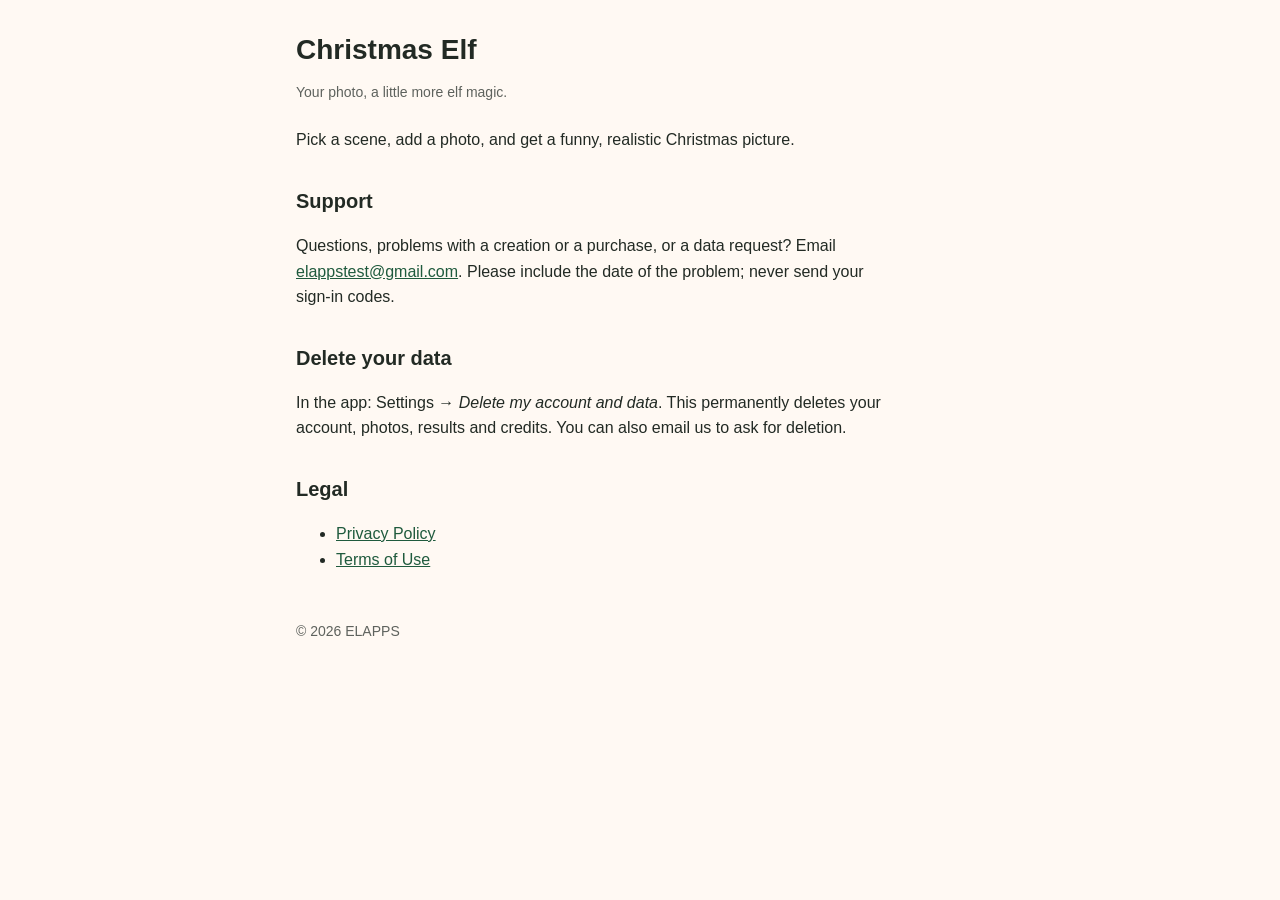
<file: index.html>
<!doctype html>
<html lang="en">
<head>
<meta charset="utf-8">
<meta name="viewport" content="width=device-width, initial-scale=1">
<title>Christmas Elf</title>
<link rel="stylesheet" href="style.css">
</head>
<body>
<main>
<header>
  <h1>Christmas Elf</h1>
  <p class="meta">Your photo, a little more elf magic.</p>
</header>
<p>Pick a scene, add a photo, and get a funny, realistic Christmas picture.</p>

<h2>Support</h2>
<p>Questions, problems with a creation or a purchase, or a data request? Email <a href="mailto:elappstest@gmail.com">elappstest@gmail.com</a>. Please include the date of the problem; never send your sign-in codes.</p>

<h2>Delete your data</h2>
<p>In the app: Settings → <em>Delete my account and data</em>. This permanently deletes your account, photos, results and credits. You can also email us to ask for deletion.</p>

<h2>Legal</h2>
<ul>
  <li><a href="privacy.html">Privacy Policy</a></li>
  <li><a href="terms.html">Terms of Use</a></li>
</ul>

<footer>© 2026 ELAPPS</footer>
</main>
</body>
</html>
</file>
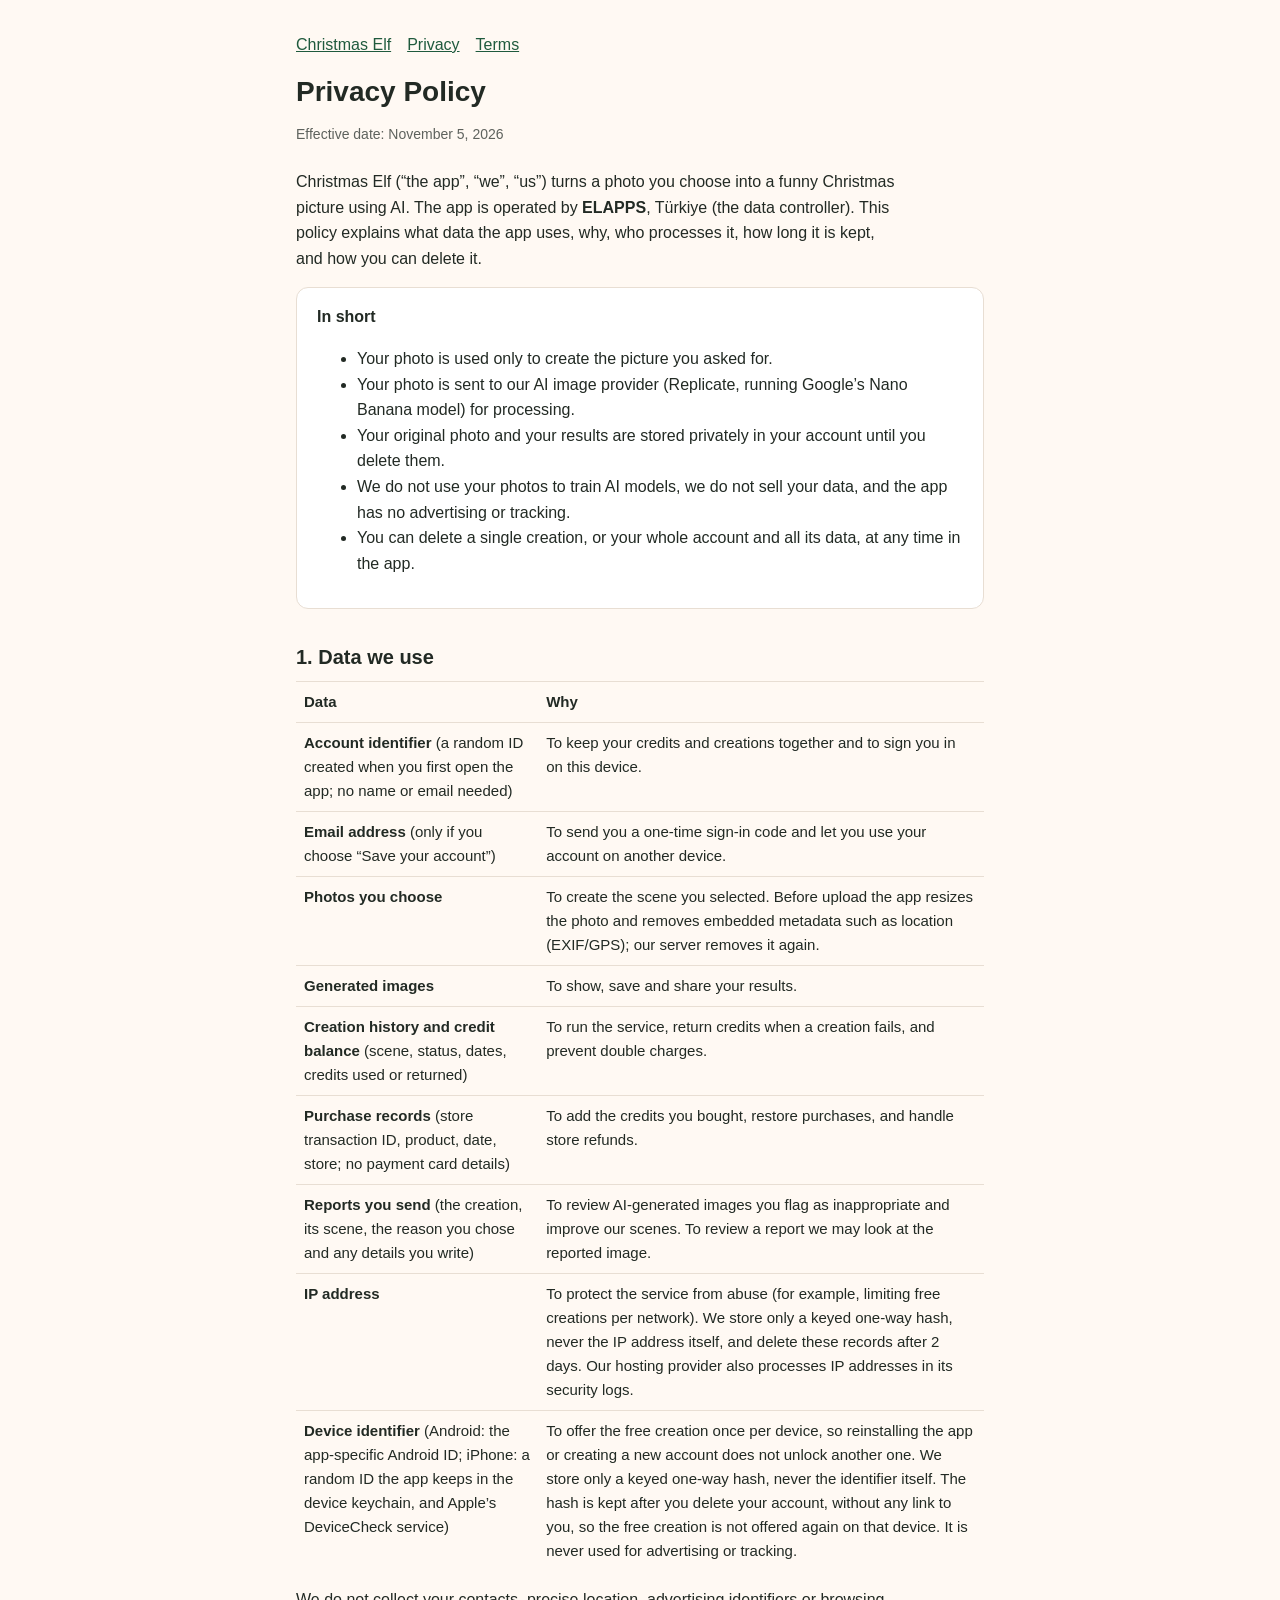
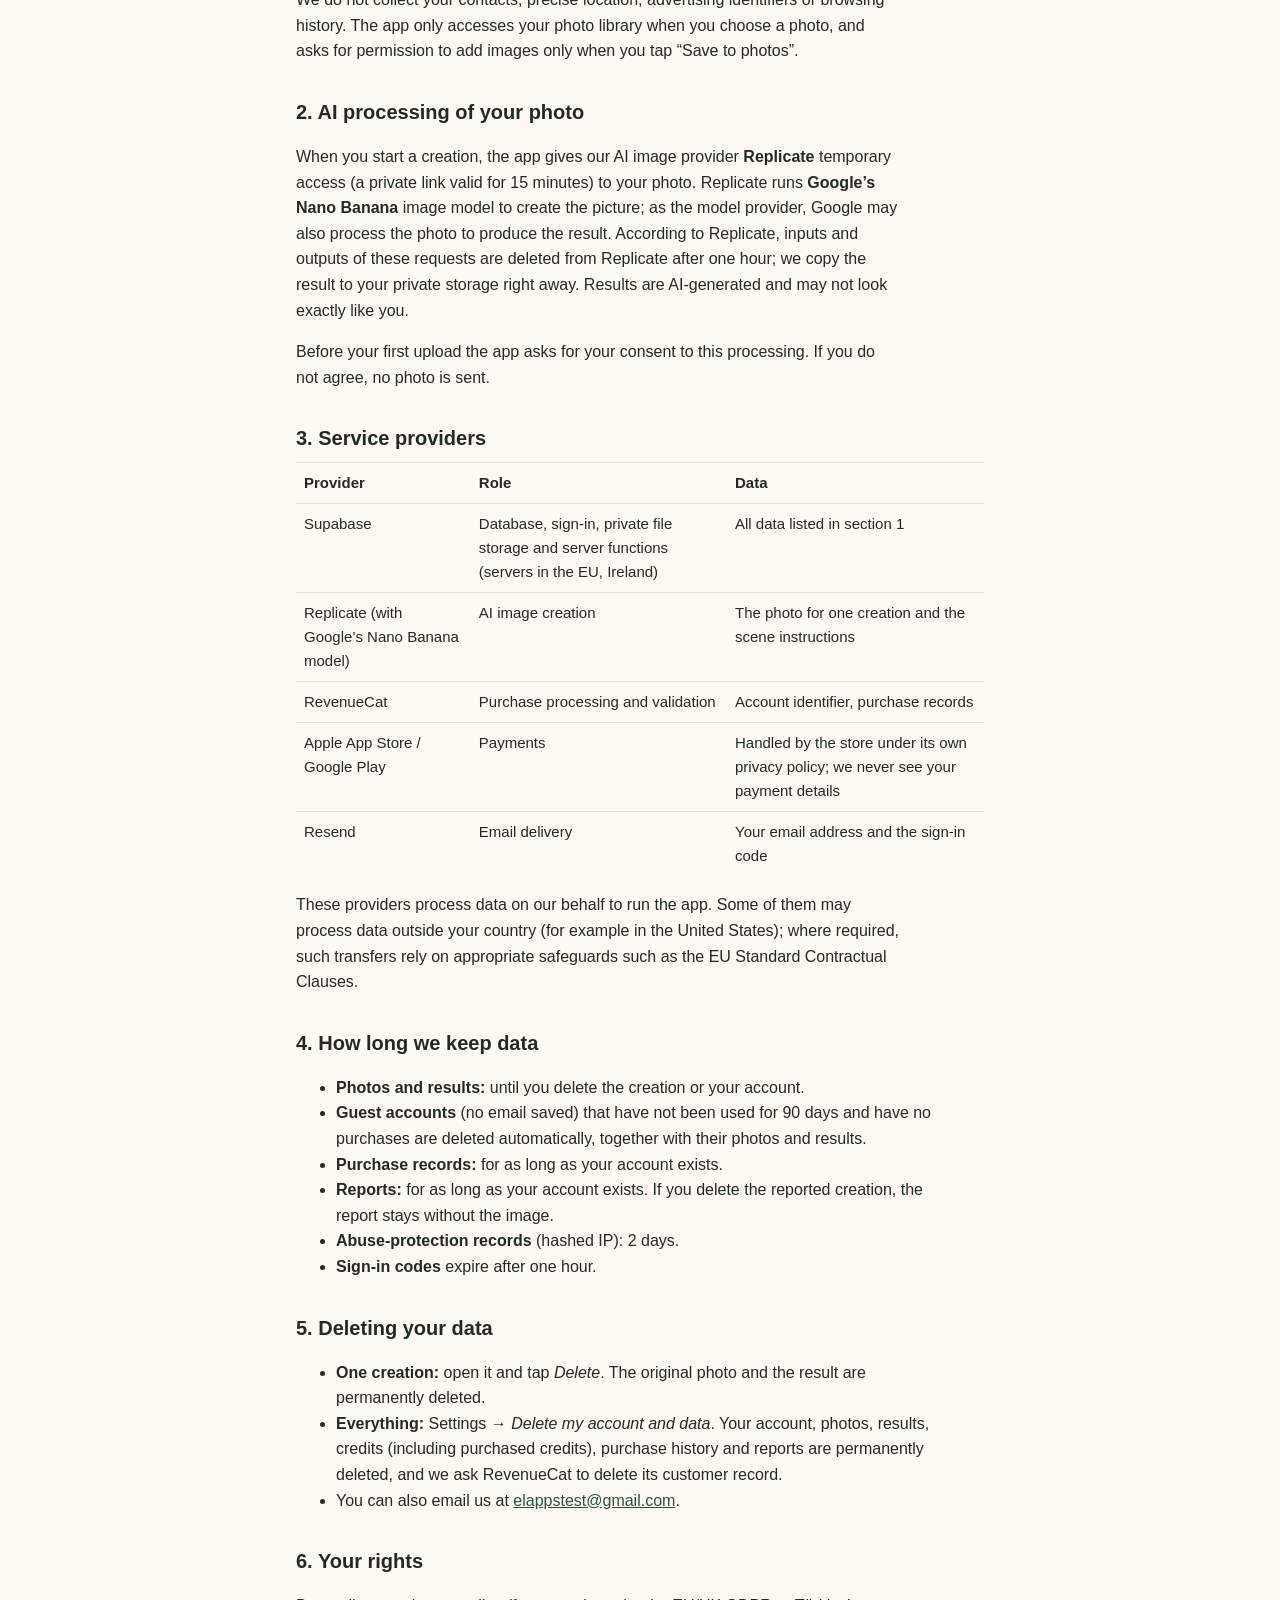
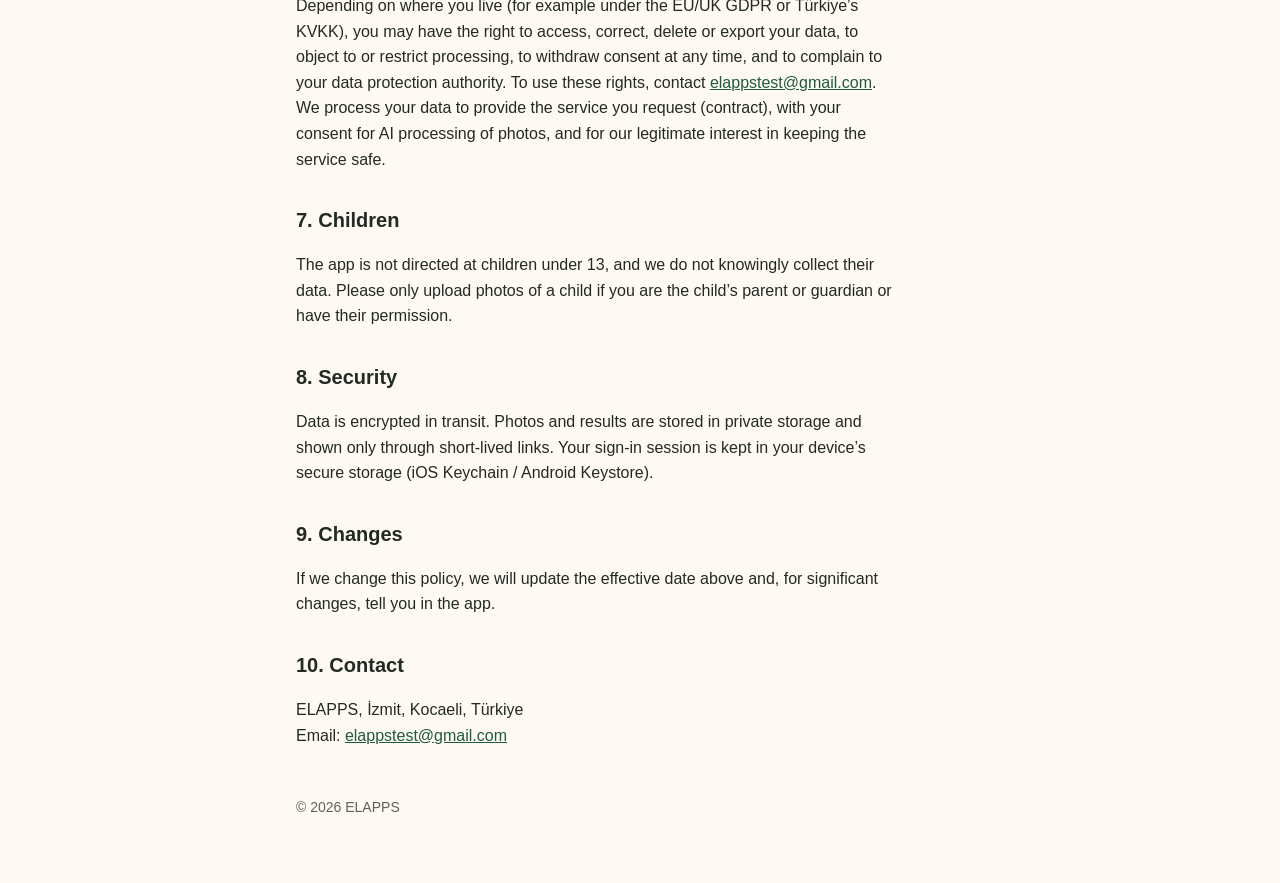
<file: privacy.html>
<!doctype html>
<html lang="en">
<head>
<meta charset="utf-8">
<meta name="viewport" content="width=device-width, initial-scale=1">
<title>Privacy Policy · Christmas Elf</title>
<link rel="stylesheet" href="style.css">
</head>
<body>
<main>
<nav><a href="index.html">Christmas Elf</a><a href="privacy.html">Privacy</a><a href="terms.html">Terms</a></nav>
<header>
  <h1>Privacy Policy</h1>
  <p class="meta">Effective date: November 5, 2026</p>
</header>

<p>Christmas Elf (“the app”, “we”, “us”) turns a photo you choose into a funny Christmas picture using AI. The app is operated by <strong>ELAPPS</strong>, Türkiye (the data controller). This policy explains what data the app uses, why, who processes it, how long it is kept, and how you can delete it.</p>

<div class="card">
  <strong>In short</strong>
  <ul>
    <li>Your photo is used only to create the picture you asked for.</li>
    <li>Your photo is sent to our AI image provider (Replicate, running Google’s Nano Banana model) for processing.</li>
    <li>Your original photo and your results are stored privately in your account until you delete them.</li>
    <li>We do not use your photos to train AI models, we do not sell your data, and the app has no advertising or tracking.</li>
    <li>You can delete a single creation, or your whole account and all its data, at any time in the app.</li>
  </ul>
</div>

<h2>1. Data we use</h2>
<table>
  <tr><th>Data</th><th>Why</th></tr>
  <tr><td><strong>Account identifier</strong> (a random ID created when you first open the app; no name or email needed)</td><td>To keep your credits and creations together and to sign you in on this device.</td></tr>
  <tr><td><strong>Email address</strong> (only if you choose “Save your account”)</td><td>To send you a one-time sign-in code and let you use your account on another device.</td></tr>
  <tr><td><strong>Photos you choose</strong></td><td>To create the scene you selected. Before upload the app resizes the photo and removes embedded metadata such as location (EXIF/GPS); our server removes it again.</td></tr>
  <tr><td><strong>Generated images</strong></td><td>To show, save and share your results.</td></tr>
  <tr><td><strong>Creation history and credit balance</strong> (scene, status, dates, credits used or returned)</td><td>To run the service, return credits when a creation fails, and prevent double charges.</td></tr>
  <tr><td><strong>Purchase records</strong> (store transaction ID, product, date, store; no payment card details)</td><td>To add the credits you bought, restore purchases, and handle store refunds.</td></tr>
  <tr><td><strong>Reports you send</strong> (the creation, its scene, the reason you chose and any details you write)</td><td>To review AI-generated images you flag as inappropriate and improve our scenes. To review a report we may look at the reported image.</td></tr>
  <tr><td><strong>IP address</strong></td><td>To protect the service from abuse (for example, limiting free creations per network). We store only a keyed one-way hash, never the IP address itself, and delete these records after 2 days. Our hosting provider also processes IP addresses in its security logs.</td></tr>
  <tr><td><strong>Device identifier</strong> (Android: the app-specific Android ID; iPhone: a random ID the app keeps in the device keychain, and Apple’s DeviceCheck service)</td><td>To offer the free creation once per device, so reinstalling the app or creating a new account does not unlock another one. We store only a keyed one-way hash, never the identifier itself. The hash is kept after you delete your account, without any link to you, so the free creation is not offered again on that device. It is never used for advertising or tracking.</td></tr>
</table>
<p>We do not collect your contacts, precise location, advertising identifiers or browsing history. The app only accesses your photo library when you choose a photo, and asks for permission to add images only when you tap “Save to photos”.</p>

<h2>2. AI processing of your photo</h2>
<p>When you start a creation, the app gives our AI image provider <strong>Replicate</strong> temporary access (a private link valid for 15 minutes) to your photo. Replicate runs <strong>Google’s Nano Banana</strong> image model to create the picture; as the model provider, Google may also process the photo to produce the result. According to Replicate, inputs and outputs of these requests are deleted from Replicate after one hour; we copy the result to your private storage right away. Results are AI-generated and may not look exactly like you.</p>
<p>Before your first upload the app asks for your consent to this processing. If you do not agree, no photo is sent.</p>

<h2>3. Service providers</h2>
<table>
  <tr><th>Provider</th><th>Role</th><th>Data</th></tr>
  <tr><td>Supabase</td><td>Database, sign-in, private file storage and server functions (servers in the EU, Ireland)</td><td>All data listed in section 1</td></tr>
  <tr><td>Replicate (with Google’s Nano Banana model)</td><td>AI image creation</td><td>The photo for one creation and the scene instructions</td></tr>
  <tr><td>RevenueCat</td><td>Purchase processing and validation</td><td>Account identifier, purchase records</td></tr>
  <tr><td>Apple App Store / Google Play</td><td>Payments</td><td>Handled by the store under its own privacy policy; we never see your payment details</td></tr>
  <tr><td>Resend</td><td>Email delivery</td><td>Your email address and the sign-in code</td></tr>
</table>
<p>These providers process data on our behalf to run the app. Some of them may process data outside your country (for example in the United States); where required, such transfers rely on appropriate safeguards such as the EU Standard Contractual Clauses.</p>

<h2>4. How long we keep data</h2>
<ul>
  <li><strong>Photos and results:</strong> until you delete the creation or your account.</li>
  <li><strong>Guest accounts</strong> (no email saved) that have not been used for 90 days and have no purchases are deleted automatically, together with their photos and results.</li>
  <li><strong>Purchase records:</strong> for as long as your account exists.</li>
  <li><strong>Reports:</strong> for as long as your account exists. If you delete the reported creation, the report stays without the image.</li>
  <li><strong>Abuse-protection records</strong> (hashed IP): 2 days.</li>
  <li><strong>Sign-in codes</strong> expire after one hour.</li>
</ul>

<h2>5. Deleting your data</h2>
<ul>
  <li><strong>One creation:</strong> open it and tap <em>Delete</em>. The original photo and the result are permanently deleted.</li>
  <li><strong>Everything:</strong> Settings → <em>Delete my account and data</em>. Your account, photos, results, credits (including purchased credits), purchase history and reports are permanently deleted, and we ask RevenueCat to delete its customer record.</li>
  <li>You can also email us at <a href="mailto:elappstest@gmail.com">elappstest@gmail.com</a>.</li>
</ul>

<h2>6. Your rights</h2>
<p>Depending on where you live (for example under the EU/UK GDPR or Türkiye’s KVKK), you may have the right to access, correct, delete or export your data, to object to or restrict processing, to withdraw consent at any time, and to complain to your data protection authority. To use these rights, contact <a href="mailto:elappstest@gmail.com">elappstest@gmail.com</a>. We process your data to provide the service you request (contract), with your consent for AI processing of photos, and for our legitimate interest in keeping the service safe.</p>

<h2>7. Children</h2>
<p>The app is not directed at children under 13, and we do not knowingly collect their data. Please only upload photos of a child if you are the child’s parent or guardian or have their permission.</p>

<h2>8. Security</h2>
<p>Data is encrypted in transit. Photos and results are stored in private storage and shown only through short-lived links. Your sign-in session is kept in your device’s secure storage (iOS Keychain / Android Keystore).</p>

<h2>9. Changes</h2>
<p>If we change this policy, we will update the effective date above and, for significant changes, tell you in the app.</p>

<h2>10. Contact</h2>
<p>ELAPPS, İzmit, Kocaeli, Türkiye<br>Email: <a href="mailto:elappstest@gmail.com">elappstest@gmail.com</a></p>

<footer>© 2026 ELAPPS</footer>
</main>
</body>
</html>
</file>
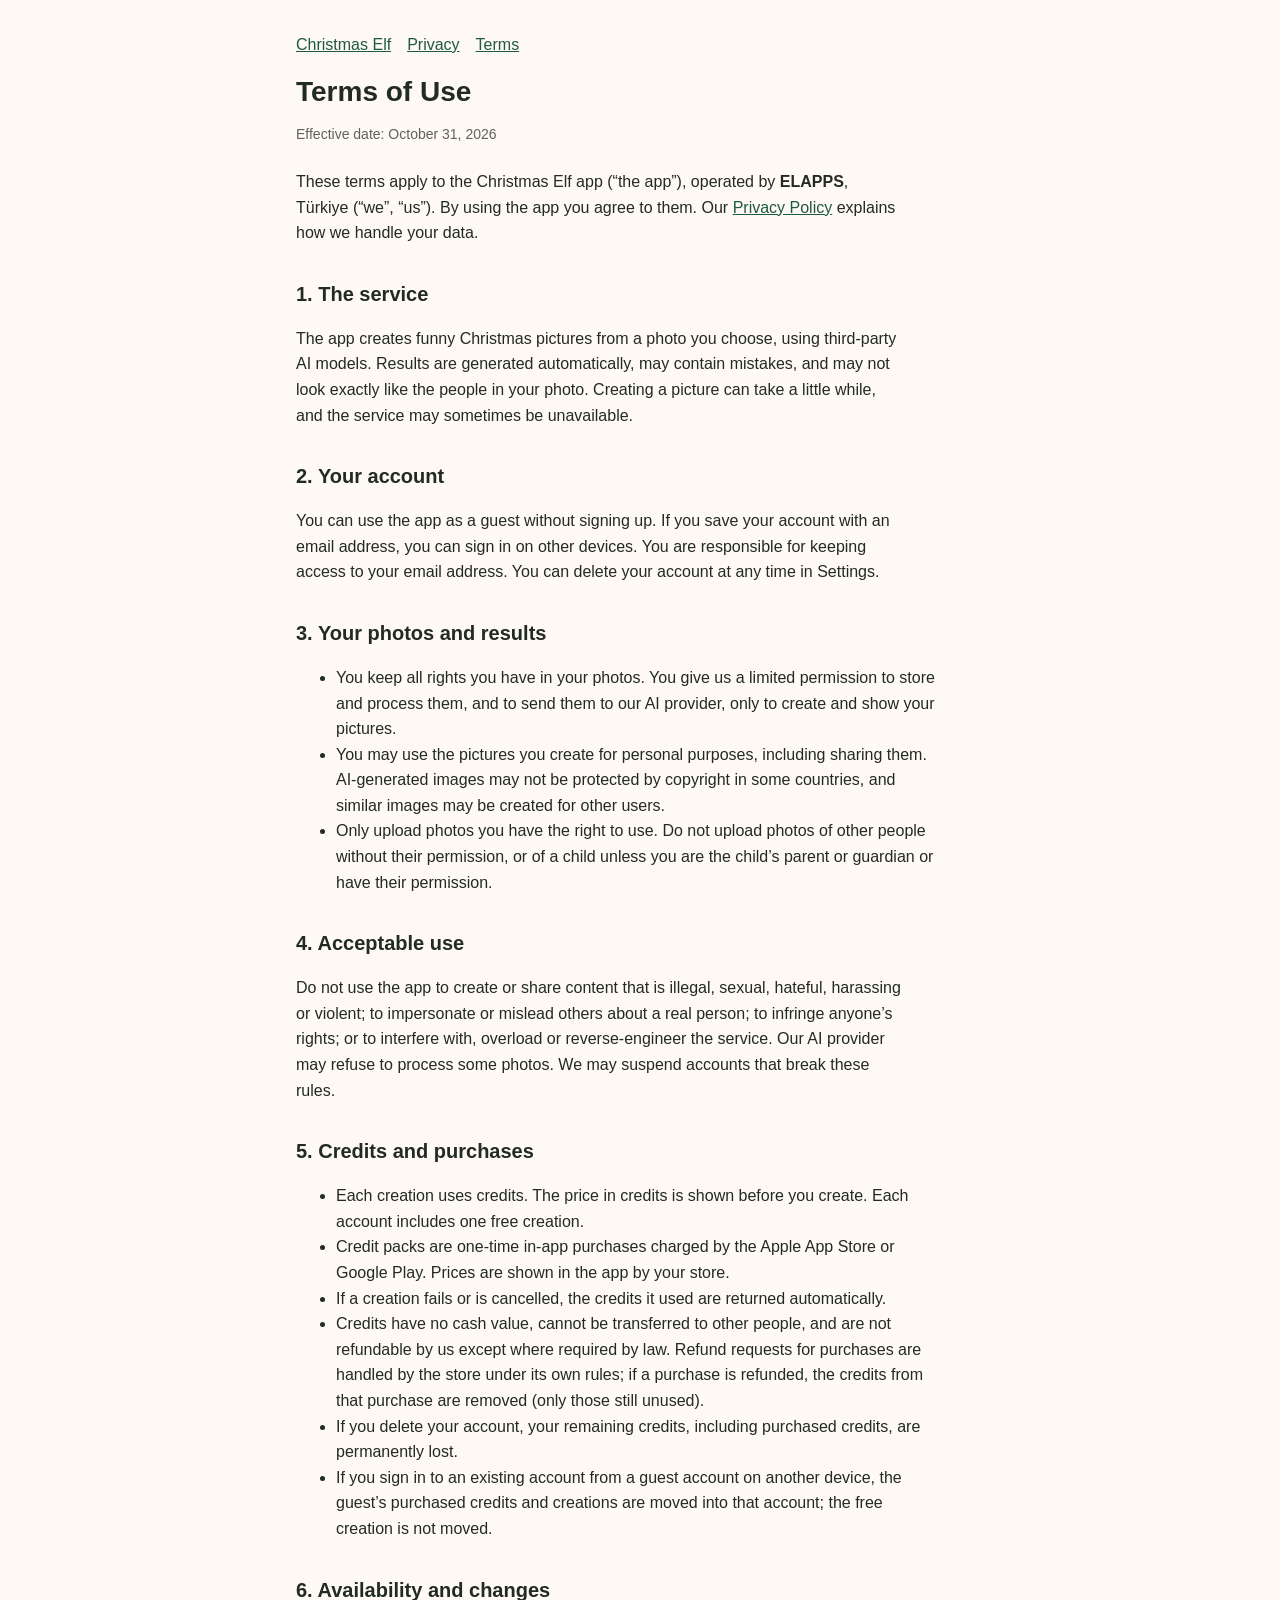
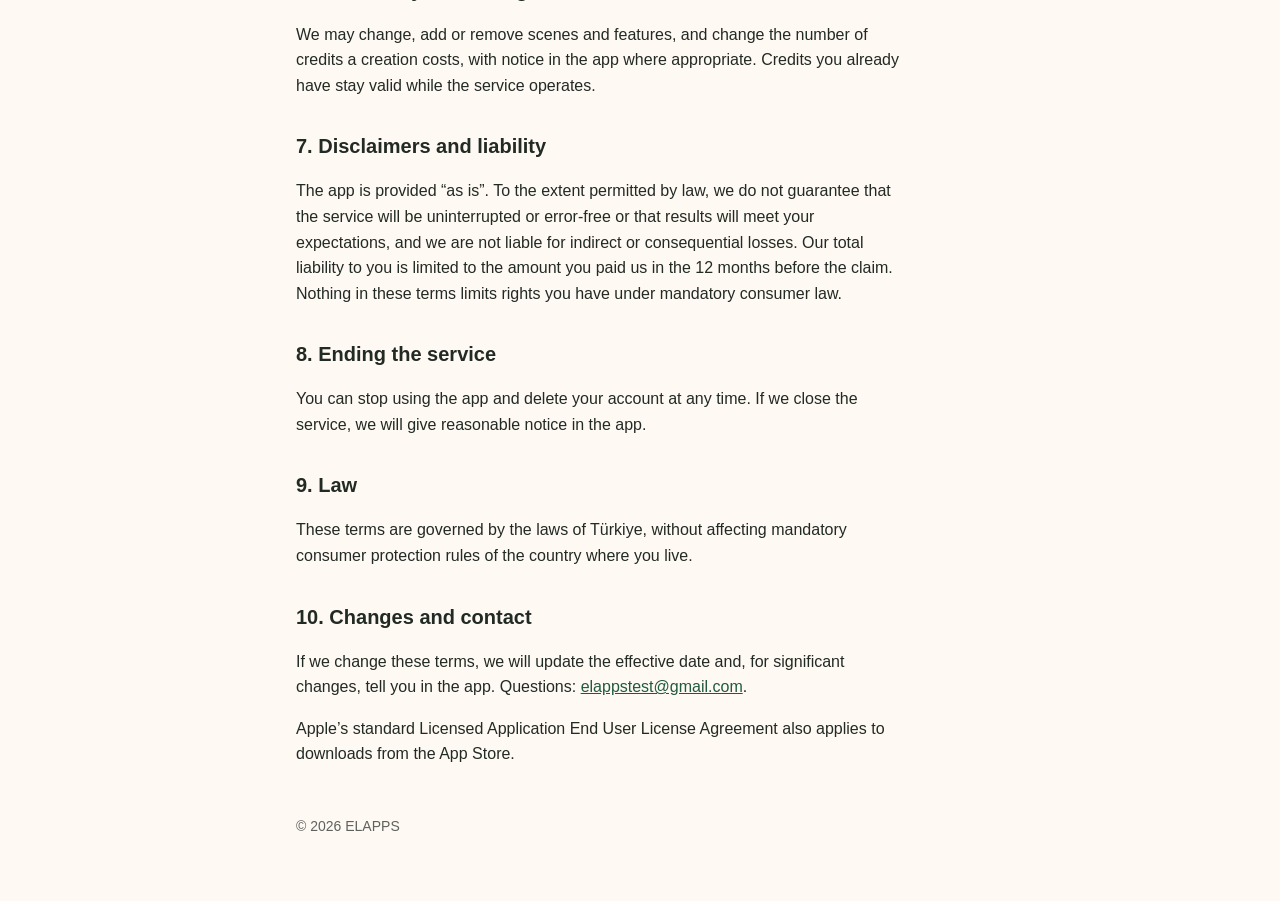
<file: terms.html>
<!doctype html>
<html lang="en">
<head>
<meta charset="utf-8">
<meta name="viewport" content="width=device-width, initial-scale=1">
<title>Terms of Use · Christmas Elf</title>
<link rel="stylesheet" href="style.css">
</head>
<body>
<main>
<nav><a href="index.html">Christmas Elf</a><a href="privacy.html">Privacy</a><a href="terms.html">Terms</a></nav>
<header>
  <h1>Terms of Use</h1>
  <p class="meta">Effective date: October 31, 2026</p>
</header>

<p>These terms apply to the Christmas Elf app (“the app”), operated by <strong>ELAPPS</strong>, Türkiye (“we”, “us”). By using the app you agree to them. Our <a href="privacy.html">Privacy Policy</a> explains how we handle your data.</p>

<h2>1. The service</h2>
<p>The app creates funny Christmas pictures from a photo you choose, using third-party AI models. Results are generated automatically, may contain mistakes, and may not look exactly like the people in your photo. Creating a picture can take a little while, and the service may sometimes be unavailable.</p>

<h2>2. Your account</h2>
<p>You can use the app as a guest without signing up. If you save your account with an email address, you can sign in on other devices. You are responsible for keeping access to your email address. You can delete your account at any time in Settings.</p>

<h2>3. Your photos and results</h2>
<ul>
  <li>You keep all rights you have in your photos. You give us a limited permission to store and process them, and to send them to our AI provider, only to create and show your pictures.</li>
  <li>You may use the pictures you create for personal purposes, including sharing them. AI-generated images may not be protected by copyright in some countries, and similar images may be created for other users.</li>
  <li>Only upload photos you have the right to use. Do not upload photos of other people without their permission, or of a child unless you are the child’s parent or guardian or have their permission.</li>
</ul>

<h2>4. Acceptable use</h2>
<p>Do not use the app to create or share content that is illegal, sexual, hateful, harassing or violent; to impersonate or mislead others about a real person; to infringe anyone’s rights; or to interfere with, overload or reverse-engineer the service. Our AI provider may refuse to process some photos. We may suspend accounts that break these rules.</p>

<h2>5. Credits and purchases</h2>
<ul>
  <li>Each creation uses credits. The price in credits is shown before you create. Each account includes one free creation.</li>
  <li>Credit packs are one-time in-app purchases charged by the Apple App Store or Google Play. Prices are shown in the app by your store.</li>
  <li>If a creation fails or is cancelled, the credits it used are returned automatically.</li>
  <li>Credits have no cash value, cannot be transferred to other people, and are not refundable by us except where required by law. Refund requests for purchases are handled by the store under its own rules; if a purchase is refunded, the credits from that purchase are removed (only those still unused).</li>
  <li>If you delete your account, your remaining credits, including purchased credits, are permanently lost.</li>
  <li>If you sign in to an existing account from a guest account on another device, the guest’s purchased credits and creations are moved into that account; the free creation is not moved.</li>
</ul>

<h2>6. Availability and changes</h2>
<p>We may change, add or remove scenes and features, and change the number of credits a creation costs, with notice in the app where appropriate. Credits you already have stay valid while the service operates.</p>

<h2>7. Disclaimers and liability</h2>
<p>The app is provided “as is”. To the extent permitted by law, we do not guarantee that the service will be uninterrupted or error-free or that results will meet your expectations, and we are not liable for indirect or consequential losses. Our total liability to you is limited to the amount you paid us in the 12 months before the claim. Nothing in these terms limits rights you have under mandatory consumer law.</p>

<h2>8. Ending the service</h2>
<p>You can stop using the app and delete your account at any time. If we close the service, we will give reasonable notice in the app.</p>

<h2>9. Law</h2>
<p>These terms are governed by the laws of Türkiye, without affecting mandatory consumer protection rules of the country where you live.</p>

<h2>10. Changes and contact</h2>
<p>If we change these terms, we will update the effective date and, for significant changes, tell you in the app. Questions: <a href="mailto:elappstest@gmail.com">elappstest@gmail.com</a>.</p>
<p>Apple’s standard Licensed Application End User License Agreement also applies to downloads from the App Store.</p>

<footer>© 2026 ELAPPS</footer>
</main>
</body>
</html>
</file>
<file: style.css>
:root {
  --bg: #FFF9F3; --surface: #FFFFFF; --text: #222A24; --muted: #5E625D; --primary: #1F5A3D; --border: #E8DED3;
}
* { box-sizing: border-box; }
body { margin: 0; background: var(--bg); color: var(--text); font: 16px/1.6 -apple-system, BlinkMacSystemFont, "Segoe UI", Roboto, sans-serif; }
main { max-width: 720px; margin: 0 auto; padding: 32px 16px 64px; }
header { margin-bottom: 24px; }
h1 { font-size: 28px; line-height: 1.25; margin: 0 0 4px; }
h2 { font-size: 20px; margin: 32px 0 8px; }
h3 { font-size: 17px; margin: 20px 0 4px; }
p, li { max-width: 68ch; }
a { color: var(--primary); }
.meta { color: var(--muted); font-size: 14px; }
.card { background: var(--surface); border: 1px solid var(--border); border-radius: 12px; padding: 16px 20px; margin: 16px 0; }
table { border-collapse: collapse; width: 100%; font-size: 15px; }
th, td { text-align: left; vertical-align: top; padding: 8px; border-top: 1px solid var(--border); }
nav { margin-bottom: 16px; }
nav a { margin-right: 16px; }
footer { margin-top: 48px; color: var(--muted); font-size: 14px; }
</file>
